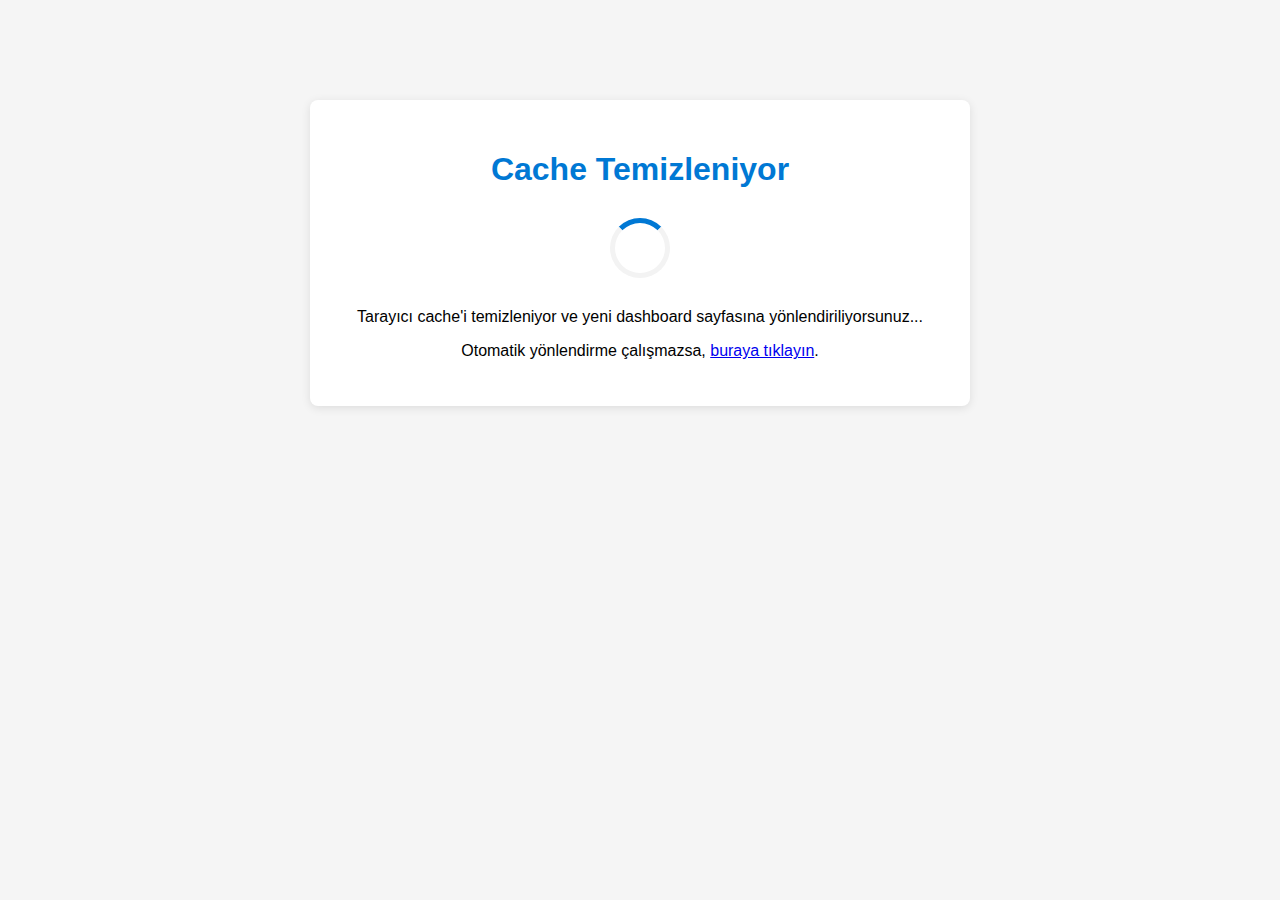
<file: app/templates/clear_cache.html>
<!DOCTYPE html>
<html>
<head>
    <meta charset="UTF-8">
    <meta http-equiv="refresh" content="2; url=/new-dashboard">
    <meta http-equiv="Cache-Control" content="no-cache, no-store, must-revalidate">
    <meta http-equiv="Pragma" content="no-cache">
    <meta http-equiv="Expires" content="0">
    <title>Cache Temizleniyor...</title>
    <style>
        body {
            font-family: Arial, sans-serif;
            text-align: center;
            margin-top: 100px;
            background-color: #f5f5f5;
        }
        .container {
            max-width: 600px;
            margin: 0 auto;
            padding: 30px;
            background-color: white;
            border-radius: 8px;
            box-shadow: 0 2px 10px rgba(0,0,0,0.1);
        }
        h1 {
            color: #0078d4;
        }
        .spinner {
            margin: 30px auto;
            width: 50px;
            height: 50px;
            border: 5px solid #f3f3f3;
            border-top: 5px solid #0078d4;
            border-radius: 50%;
            animation: spin 1s linear infinite;
        }
        @keyframes spin {
            0% { transform: rotate(0deg); }
            100% { transform: rotate(360deg); }
        }
    </style>
    <script>
        // Bu script tüm önbelleğe alınmış kaynakları temizlemeye yardımcı olur
        window.onload = function() {
            // Tüm caches'i temizle
            if (window.caches) {
                caches.keys().then(function(names) {
                    for (let name of names) {
                        caches.delete(name);
                    }
                });
            }
            
            // localStorage'i temizle (gerekirse)
            localStorage.clear();
            
            // sessionStorage'i temizle (gerekirse)
            sessionStorage.clear();
            
            // Service worker'ı temizle (varsa)
            if (navigator.serviceWorker) {
                navigator.serviceWorker.getRegistrations().then(function(registrations) {
                    for(let registration of registrations) {
                        registration.unregister();
                    }
                });
            }
            
            console.log("Cache temizlendi, dashboard'a yönlendiriliyor...");
        };
    </script>
</head>
<body>
    <div class="container">
        <h1>Cache Temizleniyor</h1>
        <div class="spinner"></div>
        <p>Tarayıcı cache'i temizleniyor ve yeni dashboard sayfasına yönlendiriliyorsunuz...</p>
        <p>Otomatik yönlendirme çalışmazsa, <a href="/new-dashboard">buraya tıklayın</a>.</p>
    </div>
</body>
</html>
</file>
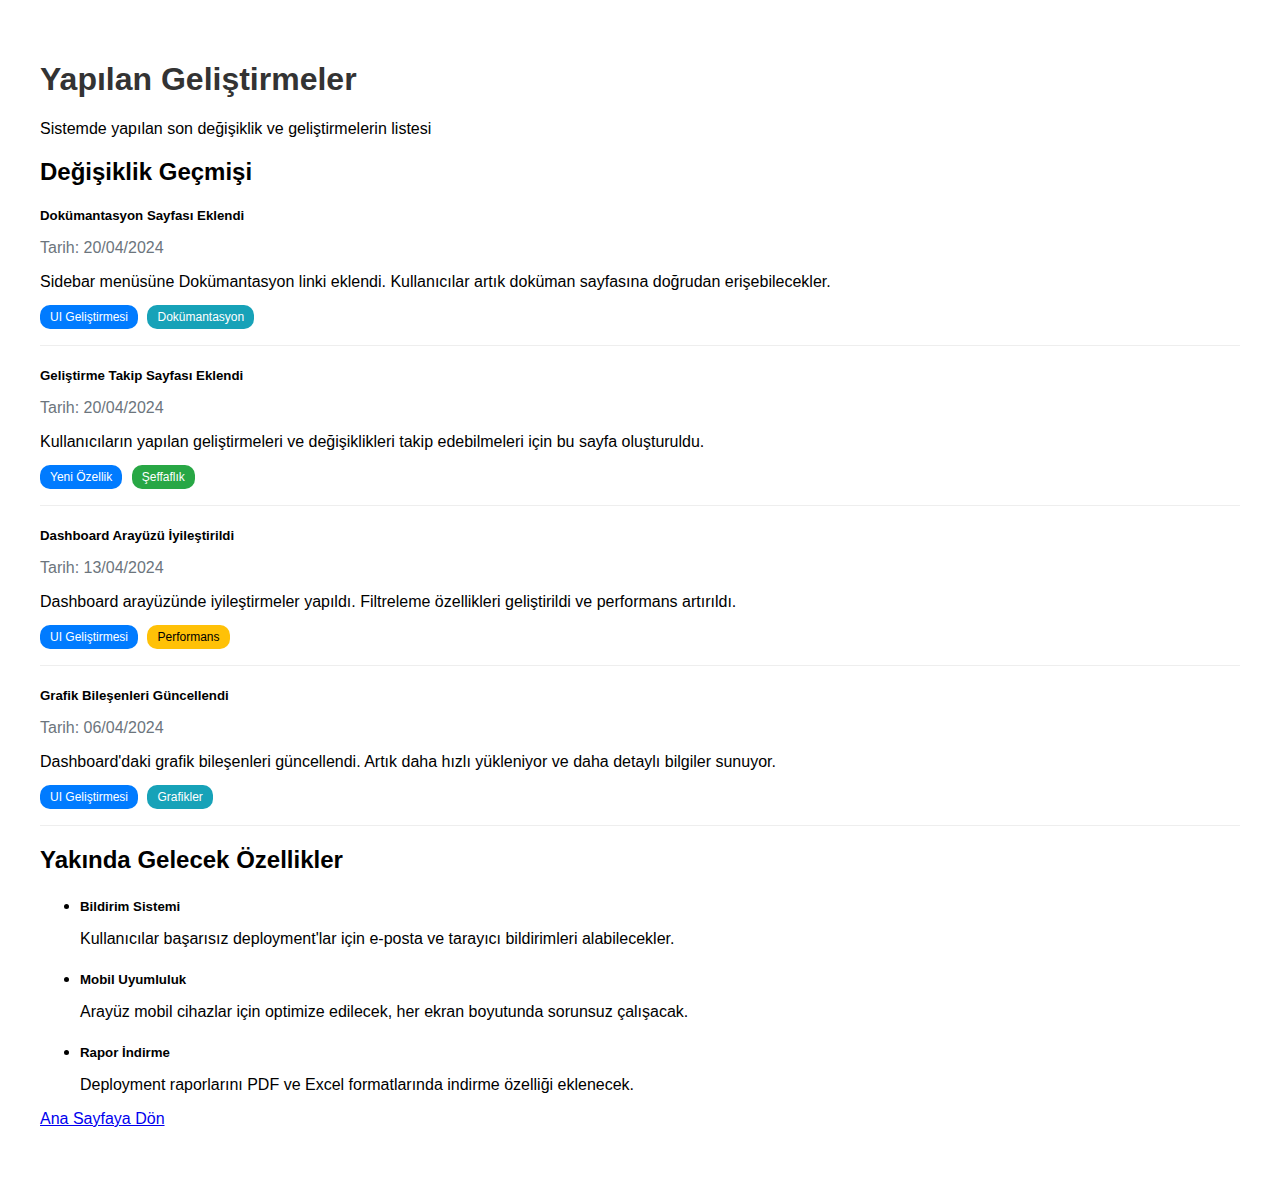
<file: app/templates/simple_changes.html>
<!DOCTYPE html>
<html>
<head>
    <title>Yapılan Geliştirmeler</title>
    <style>
        body {
            font-family: Arial, sans-serif;
            margin: 20px;
            padding: 20px;
        }
        .timeline-item {
            margin-bottom: 20px;
            padding-bottom: 20px;
            border-bottom: 1px solid #eee;
        }
        .badge {
            background-color: #007bff;
            color: white;
            padding: 5px 10px;
            border-radius: 10px;
            font-size: 12px;
            margin-right: 5px;
        }
        .badge-info {
            background-color: #17a2b8;
        }
        .badge-success {
            background-color: #28a745;
        }
        .badge-warning {
            background-color: #ffc107;
            color: black;
        }
        h1 {
            color: #333;
        }
        h5 {
            margin-bottom: 5px;
        }
        .text-muted {
            color: #6c757d;
        }
    </style>
</head>
<body>
    <h1>Yapılan Geliştirmeler</h1>
    <p>Sistemde yapılan son değişiklik ve geliştirmelerin listesi</p>
    
    <h2>Değişiklik Geçmişi</h2>
    <div class="timeline">
        <div class="timeline-item">
            <h5>Dokümantasyon Sayfası Eklendi</h5>
            <p class="text-muted">Tarih: 20/04/2024</p>
            <p>Sidebar menüsüne Dokümantasyon linki eklendi. Kullanıcılar artık doküman sayfasına doğrudan erişebilecekler.</p>
            <div>
                <span class="badge">UI Geliştirmesi</span>
                <span class="badge badge-info">Dokümantasyon</span>
            </div>
        </div>
        
        <div class="timeline-item">
            <h5>Geliştirme Takip Sayfası Eklendi</h5>
            <p class="text-muted">Tarih: 20/04/2024</p>
            <p>Kullanıcıların yapılan geliştirmeleri ve değişiklikleri takip edebilmeleri için bu sayfa oluşturuldu.</p>
            <div>
                <span class="badge">Yeni Özellik</span>
                <span class="badge badge-success">Şeffaflık</span>
            </div>
        </div>
        
        <div class="timeline-item">
            <h5>Dashboard Arayüzü İyileştirildi</h5>
            <p class="text-muted">Tarih: 13/04/2024</p>
            <p>Dashboard arayüzünde iyileştirmeler yapıldı. Filtreleme özellikleri geliştirildi ve performans artırıldı.</p>
            <div>
                <span class="badge">UI Geliştirmesi</span>
                <span class="badge badge-warning">Performans</span>
            </div>
        </div>
        
        <div class="timeline-item">
            <h5>Grafik Bileşenleri Güncellendi</h5>
            <p class="text-muted">Tarih: 06/04/2024</p>
            <p>Dashboard'daki grafik bileşenleri güncellendi. Artık daha hızlı yükleniyor ve daha detaylı bilgiler sunuyor.</p>
            <div>
                <span class="badge">UI Geliştirmesi</span>
                <span class="badge badge-info">Grafikler</span>
            </div>
        </div>
    </div>
    
    <h2>Yakında Gelecek Özellikler</h2>
    <ul>
        <li>
            <h5>Bildirim Sistemi</h5>
            <p>Kullanıcılar başarısız deployment'lar için e-posta ve tarayıcı bildirimleri alabilecekler.</p>
        </li>
        <li>
            <h5>Mobil Uyumluluk</h5>
            <p>Arayüz mobil cihazlar için optimize edilecek, her ekran boyutunda sorunsuz çalışacak.</p>
        </li>
        <li>
            <h5>Rapor İndirme</h5>
            <p>Deployment raporlarını PDF ve Excel formatlarında indirme özelliği eklenecek.</p>
        </li>
    </ul>
    
    <p><a href="/">Ana Sayfaya Dön</a></p>
</body>
</html>
</file>
